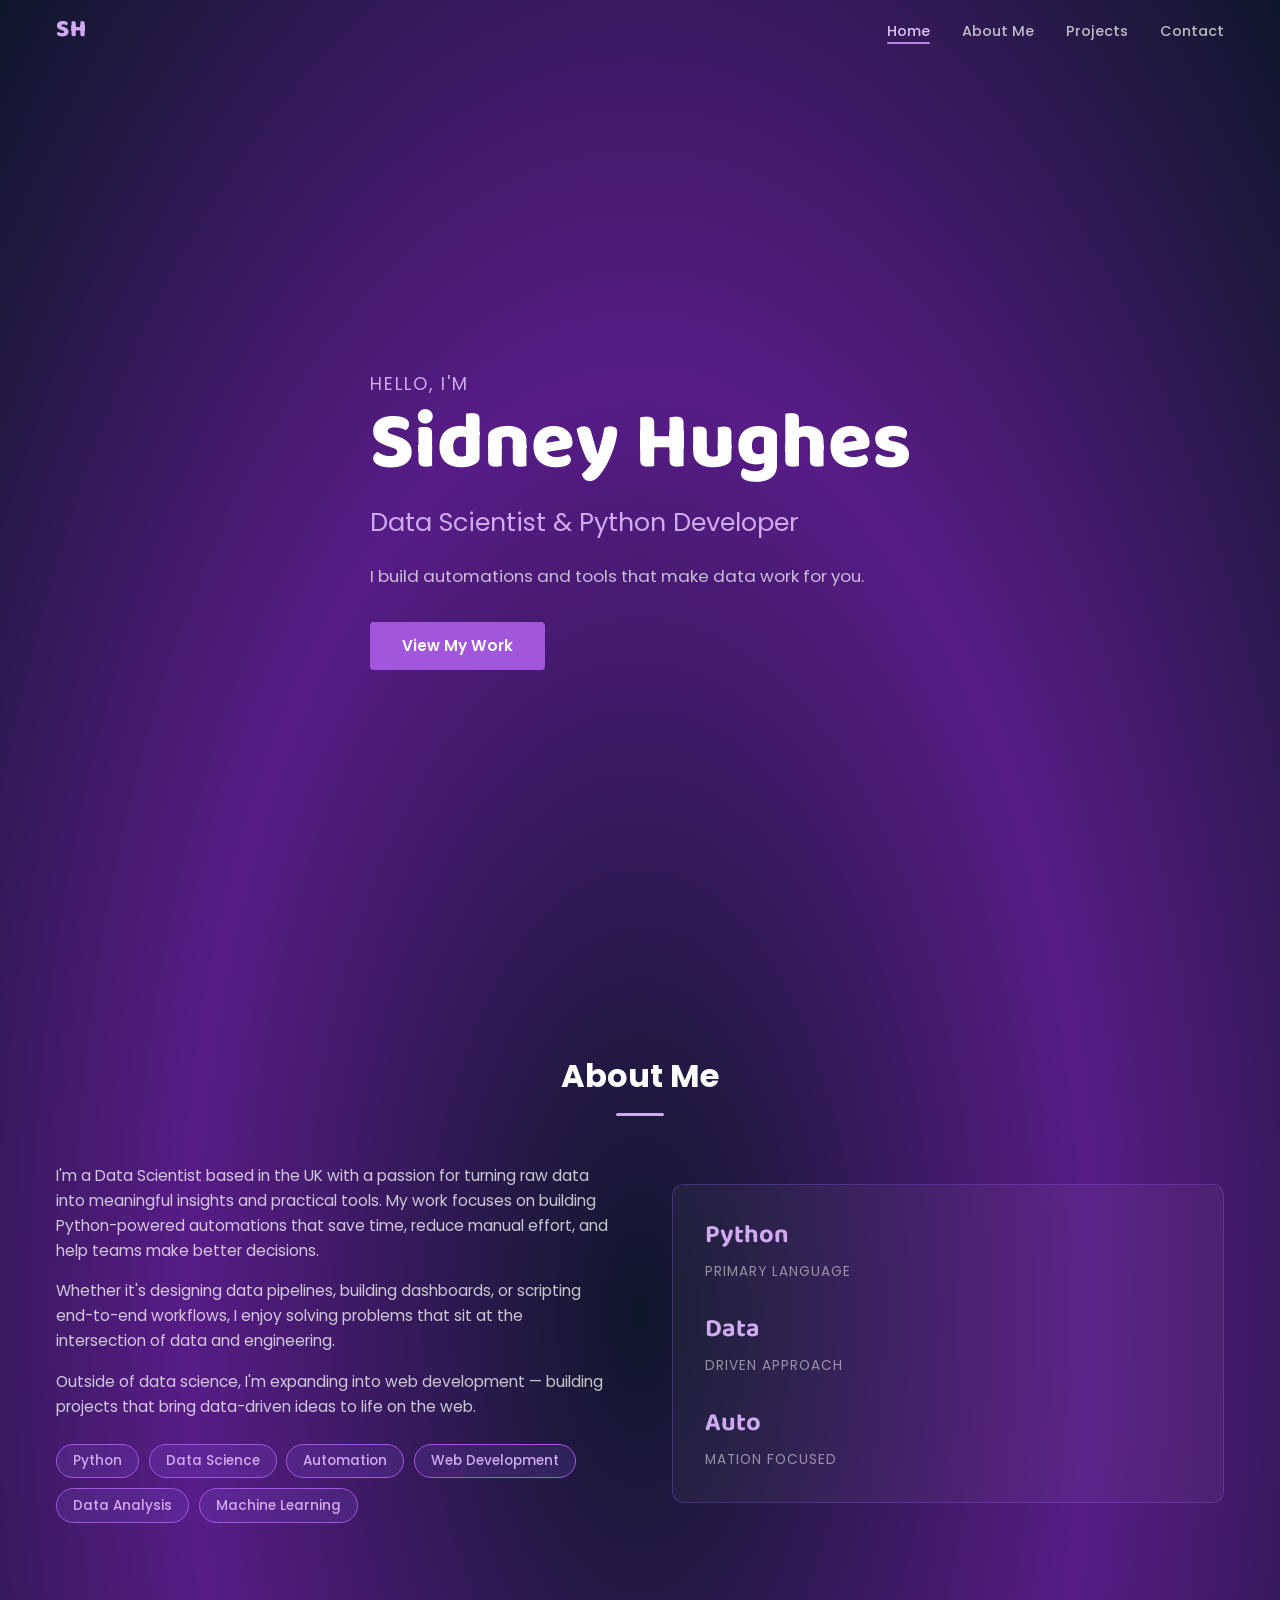
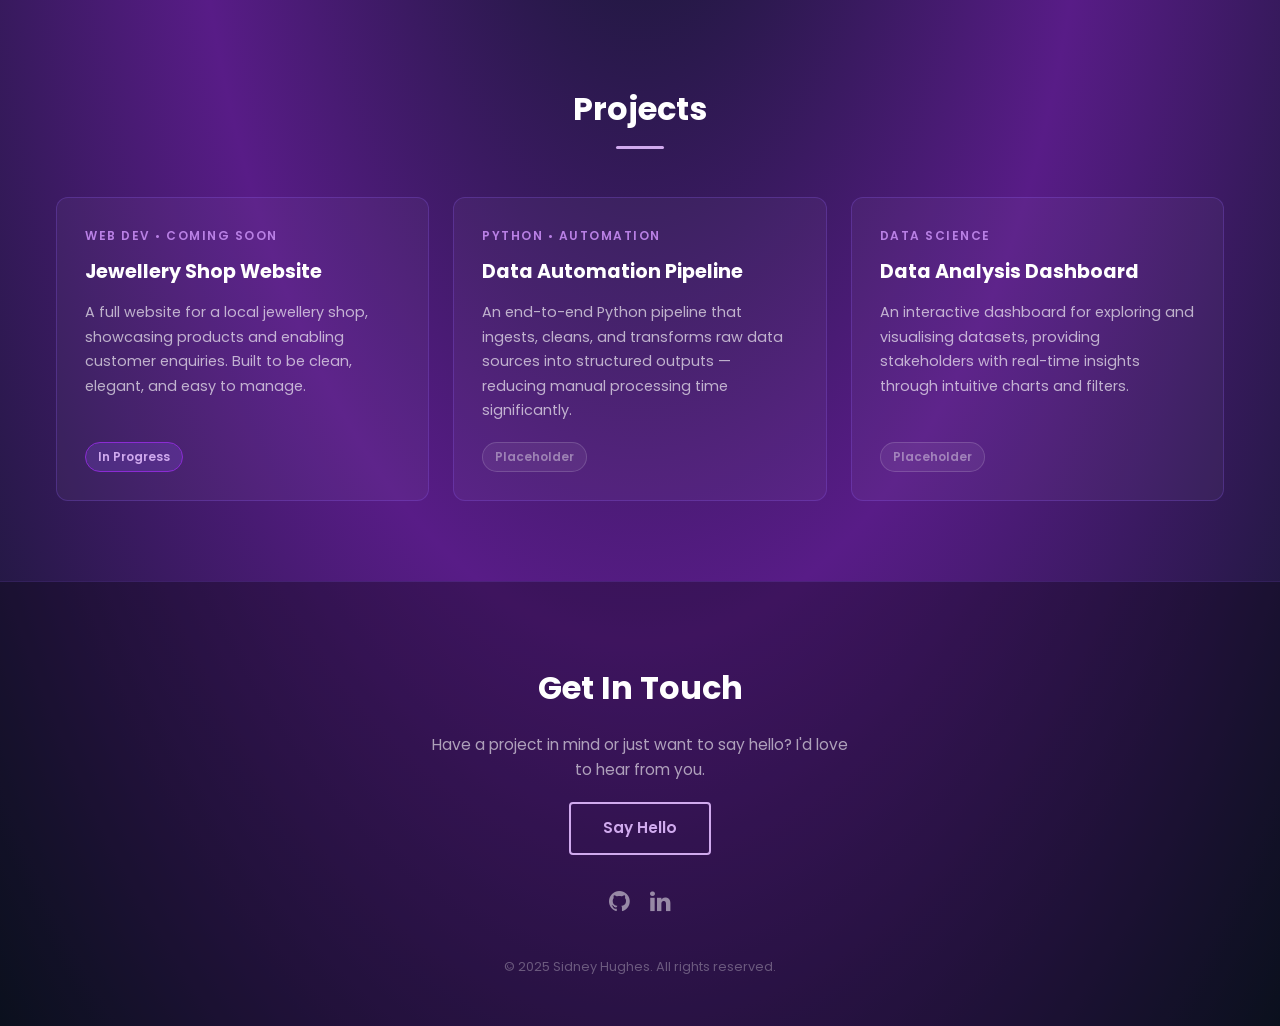
<file: index.html>
<!DOCTYPE html>
<html lang="en">
<head>
    <meta charset="UTF-8">
    <meta name="viewport" content="width=device-width, initial-scale=1.0">
    <link rel="stylesheet" href="style.css">
    <link rel="preconnect" href="https://fonts.googleapis.com">
    <link rel="preconnect" href="https://fonts.gstatic.com" crossorigin>
    <link href="https://fonts.googleapis.com/css2?family=Baloo+Tamma+2:wght@400..800&family=Poppins:ital,wght@0,100;0,200;0,300;0,400;0,500;0,600;0,700;0,800;0,900;1,100;1,200;1,300;1,400;1,500;1,600;1,700;1,800;1,900&display=swap" rel="stylesheet">
    <link rel="stylesheet" href="https://cdnjs.cloudflare.com/ajax/libs/font-awesome/4.7.0/css/font-awesome.min.css">
    <title>Sidney Hughes Portfolio</title>
</head>
<body>
    <header class="site-header" id="site-header">
        <div class="container">
            <div class="site-header__wrapper">
                <a href="#hero" class="nav-logo">SH</a>
                <nav class="topnav" id="topnav">
                    <ul>
                        <li><a href="#hero" data-section="hero">Home</a></li>
                        <li><a href="#about" data-section="about">About Me</a></li>
                        <li><a href="#projects" data-section="projects">Projects</a></li>
                        <li><a href="#contact" data-section="contact">Contact</a></li>
                    </ul>
                </nav>
                <svg
                id="menu-toggle"
                width="50"
                height="50"
                viewBox="0 0 32 42"
                xmlns="http://www.w3.org/2000/svg"
                aria-label="Toggle menu"
                role="button"
                >
                    <g transform="matrix(1,0,0,1,-389.5,-264.004)">
                    <g id="arrow_left2">
                        <g transform="matrix(1,0,0,1,0,5)">
                        <path
                            id="top"
                            d="M390,270L420,270L420,270C420,270 420.195,250.19 405,265C389.805,279.81 390,279.967 390,279.967"
                        />
                        </g>
                        <g
                        transform="matrix(1,1.22465e-16,1.22465e-16,-1,0.00024296,564.935)"
                        >
                        <path
                            id="bottom"
                            d="M390,270L420,270L420,270C420,270 420.195,250.19 405,265C389.805,279.81 390,279.967 390,279.967"
                        />
                        </g>
                        <path id="middle" d="M390,284.967L420,284.967" />
                    </g>
                    </g>
                </svg>
            </div>
        </div>
    </header>
    <main>
        
        <section id="hero">
            <div class="container hero__content">
                <p class="hero__greeting">Hello, I'm</p>
                <h1 class="hero__name">Sidney Hughes</h1>
                <h2 class="hero__role">Data Scientist &amp; Python Developer</h2>
                <p class="hero__tagline">I build automations and tools that make data work for you.</p>
                <a href="#projects" class="btn">View My Work</a>
            </div>
        </section>

        <section id="about">
            <div class="container">
                <h2 class="section-title">About Me</h2>
                <div class="about__grid">
                    <div class="about__text">
                        <p>I'm a Data Scientist based in the UK with a passion for turning raw data into meaningful insights and practical tools. My work focuses on building Python-powered automations that save time, reduce manual effort, and help teams make better decisions.</p>
                        <p>Whether it's designing data pipelines, building dashboards, or scripting end-to-end workflows, I enjoy solving problems that sit at the intersection of data and engineering.</p>
                        <p>Outside of data science, I'm expanding into web development — building projects that bring data-driven ideas to life on the web.</p>
                        <div class="skills">
                            <span class="skill-tag">Python</span>
                            <span class="skill-tag">Data Science</span>
                            <span class="skill-tag">Automation</span>
                            <span class="skill-tag">Web Development</span>
                            <span class="skill-tag">Data Analysis</span>
                            <span class="skill-tag">Machine Learning</span>
                        </div>
                    </div>
                    <div class="about__visual">
                        <div class="about__card">
                            <div class="about__stat">
                                <span class="stat-number">Python</span>
                                <span class="stat-label">Primary Language</span>
                            </div>
                            <div class="about__stat">
                                <span class="stat-number">Data</span>
                                <span class="stat-label">Driven Approach</span>
                            </div>
                            <div class="about__stat">
                                <span class="stat-number">Auto</span>
                                <span class="stat-label">mation Focused</span>
                            </div>
                        </div>
                    </div>
                </div>
            </div>
        </section>
        
        <section id="projects">
            <div class="container">
                <h2 class="section-title">Projects</h2>
                <div class="projects__grid">
                    <a class="project-card" href="project.html?id=jewellery-shop">
                        <div class="project-card__tag">Web Dev &bull; Coming Soon</div>
                        <h3 class="project-card__title">Jewellery Shop Website</h3>
                        <p class="project-card__desc">A full website for a local jewellery shop, showcasing products and enabling customer enquiries. Built to be clean, elegant, and easy to manage.</p>
                        <div class="project-card__footer">
                            <span class="project-card__status project-card__status--soon">In Progress</span>
                        </div>
                    </a>
                    <a class="project-card" href="project.html?id=automation-pipeline">
                        <div class="project-card__tag">Python &bull; Automation</div>
                        <h3 class="project-card__title">Data Automation Pipeline</h3>
                        <p class="project-card__desc">An end-to-end Python pipeline that ingests, cleans, and transforms raw data sources into structured outputs — reducing manual processing time significantly.</p>
                        <div class="project-card__footer">
                            <span class="project-card__status project-card__status--placeholder">Placeholder</span>
                        </div>
                    </a>
                    <a class="project-card" href="project.html?id=data-dashboard">
                        <div class="project-card__tag">Data Science</div>
                        <h3 class="project-card__title">Data Analysis Dashboard</h3>
                        <p class="project-card__desc">An interactive dashboard for exploring and visualising datasets, providing stakeholders with real-time insights through intuitive charts and filters.</p>
                        <div class="project-card__footer">
                            <span class="project-card__status project-card__status--placeholder">Placeholder</span>
                        </div>
                    </a>
                </div>
            </div>
        </section>
    </main>

    <footer id="contact">
        <div class="container footer__inner">
            <h2 class="footer__title">Get In Touch</h2>
            <p class="footer__subtitle">Have a project in mind or just want to say hello? I'd love to hear from you.</p>
            <a href="mailto:your@email.com" class="btn btn--outline">Say Hello</a>
            <div class="footer__socials">
                <a href="#" aria-label="GitHub"><i class="fa fa-github"></i></a>
                <a href="#" aria-label="LinkedIn"><i class="fa fa-linkedin"></i></a>
            </div>
            <p class="footer__copy">&copy; 2025 Sidney Hughes. All rights reserved.</p>
        </div>
    </footer>

    <script>
        // Mobile menu toggle
        const menuToggle = document.getElementById('menu-toggle');
        const topnav = document.getElementById('topnav');

        menuToggle.addEventListener('click', () => {
            menuToggle.classList.toggle('active');
            topnav.classList.toggle('open');
        });

        // Close menu when a nav link is clicked
        topnav.querySelectorAll('a').forEach(link => {
            link.addEventListener('click', () => {
                menuToggle.classList.remove('active');
                topnav.classList.remove('open');
            });
        });

        // Sticky header: add scrolled class for backdrop blur
        const header = document.getElementById('site-header');
        window.addEventListener('scroll', () => {
            header.classList.toggle('scrolled', window.scrollY > 20);
        });

        // Active link highlighting via IntersectionObserver
        const sections = document.querySelectorAll('section[id], footer[id]');
        const navLinks = document.querySelectorAll('.topnav a[data-section]');

        const observer = new IntersectionObserver((entries) => {
            entries.forEach(entry => {
                if (entry.isIntersecting) {
                    navLinks.forEach(link => {
                        link.classList.toggle(
                            'active',
                            link.dataset.section === entry.target.id
                        );
                    });
                }
            });
        }, { rootMargin: '-40% 0px -55% 0px' });

        sections.forEach(s => observer.observe(s));
    </script>
</body>
</html>
</file>
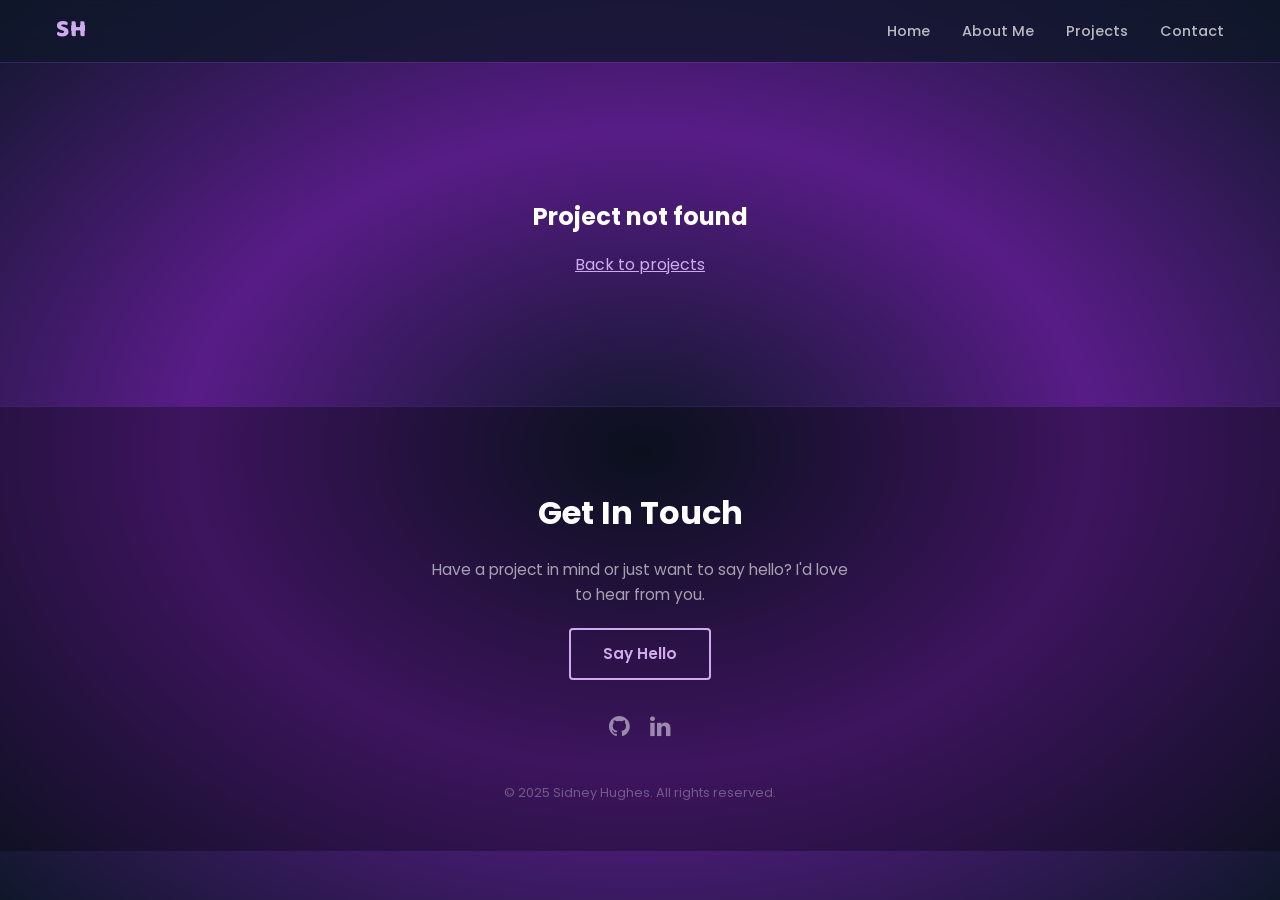
<file: project.html>
<!DOCTYPE html>
<html lang="en">
<head>
    <meta charset="UTF-8">
    <meta name="viewport" content="width=device-width, initial-scale=1.0">
    <link rel="stylesheet" href="style.css">
    <link rel="preconnect" href="https://fonts.googleapis.com">
    <link rel="preconnect" href="https://fonts.gstatic.com" crossorigin>
    <link href="https://fonts.googleapis.com/css2?family=Baloo+Tamma+2:wght@400..800&family=Poppins:ital,wght@0,100;0,200;0,300;0,400;0,500;0,600;0,700;0,800;0,900;1,100;1,200;1,300;1,400;1,500;1,600;1,700;1,800;1,900&display=swap" rel="stylesheet">
    <link rel="stylesheet" href="https://cdnjs.cloudflare.com/ajax/libs/font-awesome/4.7.0/css/font-awesome.min.css">
    <title>Project | Sidney Hughes</title>
</head>
<body>
    <header class="site-header scrolled" id="site-header">
        <div class="container">
            <div class="site-header__wrapper">
                <a href="index.html#hero" class="nav-logo">SH</a>
                <nav class="topnav" id="topnav">
                    <ul>
                        <li><a href="index.html#hero">Home</a></li>
                        <li><a href="index.html#about">About Me</a></li>
                        <li><a href="index.html#projects">Projects</a></li>
                        <li><a href="index.html#contact">Contact</a></li>
                    </ul>
                </nav>
                <svg
                id="menu-toggle"
                width="50"
                height="50"
                viewBox="0 0 32 42"
                xmlns="http://www.w3.org/2000/svg"
                aria-label="Toggle menu"
                role="button"
                >
                    <g transform="matrix(1,0,0,1,-389.5,-264.004)">
                    <g id="arrow_left2">
                        <g transform="matrix(1,0,0,1,0,5)">
                        <path
                            id="top"
                            d="M390,270L420,270L420,270C420,270 420.195,250.19 405,265C389.805,279.81 390,279.967 390,279.967"
                        />
                        </g>
                        <g
                        transform="matrix(1,1.22465e-16,1.22465e-16,-1,0.00024296,564.935)"
                        >
                        <path
                            id="bottom"
                            d="M390,270L420,270L420,270C420,270 420.195,250.19 405,265C389.805,279.81 390,279.967 390,279.967"
                        />
                        </g>
                        <path id="middle" d="M390,284.967L420,284.967" />
                    </g>
                    </g>
                </svg>
            </div>
        </div>
    </header>

    <main class="project-detail">
        <div class="container">
            <a href="index.html#projects" class="back-link">
                <i class="fa fa-arrow-left"></i> Back to Projects
            </a>

            <div class="pd-header">
                <div class="pd-tag" id="pd-tag"></div>
                <h1 class="pd-title" id="pd-title"></h1>
                <p class="pd-subtitle" id="pd-subtitle"></p>
                <div class="pd-meta" id="pd-meta"></div>
            </div>

            <div class="pd-body">
                <div class="pd-main">
                    <section class="pd-section">
                        <h2>Overview</h2>
                        <p id="pd-overview"></p>
                    </section>

                    <section class="pd-section">
                        <h2>The Problem</h2>
                        <p id="pd-problem"></p>
                    </section>

                    <section class="pd-section">
                        <h2>My Approach</h2>
                        <p id="pd-approach"></p>
                    </section>

                    <section class="pd-section">
                        <h2>Key Features</h2>
                        <ul class="pd-list" id="pd-features"></ul>
                    </section>

                    <section class="pd-section">
                        <h2>Outcome</h2>
                        <p id="pd-outcome"></p>
                    </section>
                </div>

                <aside class="pd-sidebar">
                    <div class="pd-sidebar-card">
                        <h3>Tech Stack</h3>
                        <div class="skills" id="pd-stack"></div>
                    </div>
                    <div class="pd-sidebar-card">
                        <h3>Status</h3>
                        <p id="pd-status-text"></p>
                    </div>
                    <div class="pd-sidebar-card" id="pd-links-card">
                        <h3>Links</h3>
                        <div id="pd-links"></div>
                    </div>
                </aside>
            </div>
        </div>
    </main>

    <footer id="contact">
        <div class="container footer__inner">
            <h2 class="footer__title">Get In Touch</h2>
            <p class="footer__subtitle">Have a project in mind or just want to say hello? I'd love to hear from you.</p>
            <a href="mailto:your@email.com" class="btn btn--outline">Say Hello</a>
            <div class="footer__socials">
                <a href="#" aria-label="GitHub"><i class="fa fa-github"></i></a>
                <a href="#" aria-label="LinkedIn"><i class="fa fa-linkedin"></i></a>
            </div>
            <p class="footer__copy">&copy; 2025 Sidney Hughes. All rights reserved.</p>
        </div>
    </footer>

    <script>
        // Mobile menu
        const menuToggle = document.getElementById('menu-toggle');
        const topnav = document.getElementById('topnav');
        menuToggle.addEventListener('click', () => {
            menuToggle.classList.toggle('active');
            topnav.classList.toggle('open');
        });
        topnav.querySelectorAll('a').forEach(link => {
            link.addEventListener('click', () => {
                menuToggle.classList.remove('active');
                topnav.classList.remove('open');
            });
        });
    </script>
    <script>
        const projects = {
            'jewellery-shop': {
                tag: 'Web Dev · Coming Soon',
                title: 'Jewellery Shop Website',
                subtitle: 'A clean, elegant website for a local jewellery business.',
                meta: [
                    { label: 'Type', value: 'Client Project' },
                    { label: 'Timeline', value: '2025' },
                    { label: 'Role', value: 'Solo Developer' },
                ],
                overview: 'A full website for a local jewellery shop, designed to showcase their product range, tell the brand story, and make it easy for customers to get in touch or place enquiries.',
                problem: 'The shop had no online presence, meaning potential customers had no way to discover them outside of word of mouth. They needed a professional, easy-to-navigate site that reflected the quality and elegance of their products.',
                approach: 'Built with clean HTML, CSS, and JavaScript — keeping the stack simple for easy handover and maintenance. The design prioritises high-quality product photography and a calm, luxurious aesthetic in line with the brand.',
                features: [
                    'Product showcase gallery with category filtering',
                    'About the brand / story section',
                    'Customer enquiry form',
                    'Fully responsive for mobile and desktop',
                    'Accessible, semantic HTML structure',
                ],
                outcome: 'Project currently in progress. The goal is a live site that gives the shop a credible, attractive online presence and drives customer enquiries.',
                stack: ['HTML', 'CSS', 'JavaScript'],
                status: 'In Progress — expected completion 2025.',
                links: [],
            },
            'automation-pipeline': {
                tag: 'Python · Automation',
                title: 'Data Automation Pipeline',
                subtitle: 'End-to-end Python pipeline for ingesting, cleaning, and transforming raw data.',
                meta: [
                    { label: 'Type', value: 'Personal / Work Project' },
                    { label: 'Timeline', value: 'Placeholder' },
                    { label: 'Role', value: 'Data Engineer' },
                ],
                overview: 'A placeholder project. Replace this with a real description of your automation pipeline once the project is underway.',
                problem: 'Placeholder — describe the data problem this pipeline solves. What manual process does it replace? What data sources does it handle?',
                approach: 'Placeholder — outline the technical approach. How is data ingested? What transformation steps are involved? How is output delivered?',
                features: [
                    'Automated data ingestion from multiple sources',
                    'Cleaning and normalisation steps',
                    'Scheduled execution via cron / task scheduler',
                    'Error logging and alerting',
                    'Output to structured format (CSV / database / API)',
                ],
                outcome: 'Placeholder — describe the impact. Time saved, errors reduced, stakeholder benefit.',
                stack: ['Python', 'Pandas', 'SQL', 'Cron'],
                status: 'Placeholder — update when project begins.',
                links: [],
            },
            'data-dashboard': {
                tag: 'Data Science',
                title: 'Data Analysis Dashboard',
                subtitle: 'An interactive dashboard for exploring and visualising datasets in real time.',
                meta: [
                    { label: 'Type', value: 'Personal / Work Project' },
                    { label: 'Timeline', value: 'Placeholder' },
                    { label: 'Role', value: 'Data Scientist' },
                ],
                overview: 'A placeholder project. Replace this with a real description of your dashboard once the project is underway.',
                problem: 'Placeholder — describe the problem. What data needed to be visualised? Who are the stakeholders and what decisions does the dashboard support?',
                approach: 'Placeholder — describe how the dashboard was built. What data sources feed into it? What visualisation library or tool was used?',
                features: [
                    'Interactive charts with filtering and drill-down',
                    'Real-time or scheduled data refresh',
                    'Key metric summary cards',
                    'Exportable reports',
                    'Responsive layout for different screen sizes',
                ],
                outcome: 'Placeholder — describe the outcome. How did it improve decision-making or reporting?',
                stack: ['Python', 'Plotly / Dash', 'Pandas', 'SQL'],
                status: 'Placeholder — update when project begins.',
                links: [],
            },
        };

        const id = new URLSearchParams(window.location.search).get('id');
        const project = projects[id];

        if (!project) {
            document.querySelector('.project-detail').innerHTML =
                '<div class="container" style="padding: 8rem 0; text-align:center; color: rgba(255,255,255,0.6)"><h2 style="color:#fff">Project not found</h2><p style="margin-top:1rem"><a href="index.html#projects" style="color:hsl(274,66%,80%)">Back to projects</a></p></div>';
        } else {
            document.title = project.title + ' | Sidney Hughes';
            document.getElementById('pd-tag').textContent = project.tag;
            document.getElementById('pd-title').textContent = project.title;
            document.getElementById('pd-subtitle').textContent = project.subtitle;
            document.getElementById('pd-overview').textContent = project.overview;
            document.getElementById('pd-problem').textContent = project.problem;
            document.getElementById('pd-approach').textContent = project.approach;
            document.getElementById('pd-outcome').textContent = project.outcome;
            document.getElementById('pd-status-text').textContent = project.status;

            const meta = document.getElementById('pd-meta');
            project.meta.forEach(m => {
                const span = document.createElement('span');
                span.className = 'pd-meta-item';
                span.innerHTML = `<strong>${m.label}:</strong> ${m.value}`;
                meta.appendChild(span);
            });

            const features = document.getElementById('pd-features');
            project.features.forEach(f => {
                const li = document.createElement('li');
                li.textContent = f;
                features.appendChild(li);
            });

            const stack = document.getElementById('pd-stack');
            project.stack.forEach(s => {
                const span = document.createElement('span');
                span.className = 'skill-tag';
                span.textContent = s;
                stack.appendChild(span);
            });

            const linksCard = document.getElementById('pd-links-card');
            const linksContainer = document.getElementById('pd-links');
            if (project.links.length === 0) {
                linksCard.style.display = 'none';
            } else {
                project.links.forEach(l => {
                    const a = document.createElement('a');
                    a.href = l.url;
                    a.textContent = l.label;
                    a.className = 'pd-link';
                    a.target = '_blank';
                    linksContainer.appendChild(a);
                });
            }
        }
    </script>
</body>
</html>
</file>
<file: style.css>
/* ========================================
   RESET & BASE STYLES
   ======================================== */

/* Reset default browser styles */

html{
    box-sizing: border-box;
    font-size: 16px;
    scroll-behavior: smooth;
}

*, *::before, *::after {
    box-sizing: inherit;
}


* {
    margin: 0;
    padding: 0;
}

body {
    font-family: 'Poppins', sans-serif;
    line-height: 1.6;
    /* Improve text rendering */
    -webkit-font-smoothing: antialiased;

    /* background-color: #030637; */
    background-image:radial-gradient(rgb(15, 23, 42), rgb(88, 28, 135), rgb(15, 23, 42));
    min-block-size: 100vb;
    color: rgb(88, 28, 135);
}

/* ========================================
   UTILITY CLASSES
   ======================================== */

/* Add reusable helpers (e.g., text-center, spacing) */

.text-center {
    text-align: center;
}

.mt-2 {
    margin-top: 2rem;
  }

/* ========================================
   LAYOUT STYLES
   ======================================== */

/* Layout containers, sections, grids */

.container {
    max-width: 1200px;
    margin: 0 auto;
    padding: 0 1rem;
}

/* ========================================
   HEADER / NAVIGATION
   ======================================== */

.site-header {
    position: fixed;
    top: 0;
    left: 0;
    right: 0;
    z-index: 100;
    padding: 0.75rem 0;
    transition: background 0.3s ease, backdrop-filter 0.3s ease, box-shadow 0.3s ease;
}

.site-header.scrolled {
    background: rgba(15, 23, 42, 0.75);
    backdrop-filter: blur(12px);
    -webkit-backdrop-filter: blur(12px);
    box-shadow: 0 1px 0 rgba(139, 92, 246, 0.2);
}

/* Push main content down so it doesn't sit under the fixed header */
body {
    padding-top: 70px;
}

.site-header__wrapper {
    display: flex;
    align-items: center;
    justify-content: space-between;
}

/* SH initials logo */
.nav-logo {
    font-family: 'Baloo Tamma 2', sans-serif;
    font-weight: 800;
    font-size: 1.5rem;
    color: hsl(274, 66%, 80%);
    text-decoration: none;
    letter-spacing: 1px;
    transition: color 0.2s ease;
}

.nav-logo:hover {
    color: #fff;
}

/* Desktop nav links */
.topnav ul {
    display: flex;
    list-style: none;
    gap: 2rem;
    align-items: center;
}

.topnav a {
    text-decoration: none;
    color: rgba(255, 255, 255, 0.7);
    font-size: 0.9rem;
    font-weight: 500;
    position: relative;
    padding-bottom: 3px;
    transition: color 0.2s ease;
}

/* Hover underline animation */
.topnav a::after {
    content: '';
    position: absolute;
    bottom: 0;
    left: 0;
    width: 0;
    height: 2px;
    background: hsl(274, 66%, 70%);
    border-radius: 2px;
    transition: width 0.25s ease;
}

.topnav a:hover {
    color: #fff;
}

.topnav a:hover::after,
.topnav a.active::after {
    width: 100%;
}

.topnav a.active {
    color: hsl(274, 66%, 85%);
}

/* Hamburger SVG */
#menu-toggle {
    display: none;
    fill-rule: evenodd;
    clip-rule: evenodd;
    stroke-linecap: round;
    stroke-linejoin: round;
    stroke-miterlimit: 1.5;
    cursor: pointer;
    flex-shrink: 0;
}

#menu-toggle path {
    fill: none;
    stroke: hsl(274, 66%, 80%);
    stroke-width: 2px;
}

#menu-toggle.active #top,
#menu-toggle.active #bottom {
    stroke-dasharray: 75.39;
    stroke-dashoffset: -60;
}

#top,
#bottom {
    stroke-dasharray: 30, 75.39;
    transition: all 0.6s cubic-bezier(0.6, 0.33, 0.67, 1.29);
}

/* Mobile nav */
@media (max-width: 700px) {
    #menu-toggle {
        display: block;
    }

    .topnav {
        position: absolute;
        top: 100%;
        left: 0;
        right: 0;
        background: rgba(15, 23, 42, 0.97);
        backdrop-filter: blur(12px);
        -webkit-backdrop-filter: blur(12px);
        border-bottom: 1px solid rgba(139, 92, 246, 0.2);
        max-height: 0;
        overflow: hidden;
        transition: max-height 0.35s ease, padding 0.35s ease;
        padding: 0 1rem;
    }

    .topnav.open {
        max-height: 300px;
        padding: 1rem;
    }

    .topnav ul {
        flex-direction: column;
        gap: 0;
        align-items: flex-start;
    }

    .topnav ul li {
        width: 100%;
        border-bottom: 1px solid rgba(139, 92, 246, 0.1);
    }

    .topnav ul li:last-child {
        border-bottom: none;
    }

    .topnav a {
        display: block;
        padding: 0.85rem 0;
        font-size: 1rem;
    }
}
/* ========================================
   SHARED SECTION STYLES
   ======================================== */

.section-title {
    font-size: 2rem;
    font-weight: 700;
    color: #fff;
    text-align: center;
    margin-bottom: 3rem;
    position: relative;
}

.section-title::after {
    content: '';
    display: block;
    width: 3rem;
    height: 3px;
    background: hsl(274, 66%, 80%);
    margin: 0.75rem auto 0;
    border-radius: 2px;
}

.btn {
    display: inline-block;
    padding: 0.75rem 2rem;
    background: hsl(274, 66%, 60%);
    color: #fff;
    text-decoration: none;
    border-radius: 4px;
    font-weight: 600;
    font-size: 0.95rem;
    transition: background 0.2s ease, transform 0.2s ease;
}

.btn:hover {
    background: hsl(274, 66%, 70%);
    transform: translateY(-2px);
}

.btn--outline {
    background: transparent;
    border: 2px solid hsl(274, 66%, 80%);
    color: hsl(274, 66%, 80%);
}

.btn--outline:hover {
    background: hsl(274, 66%, 80%);
    color: rgb(15, 23, 42);
}

/* ========================================
HERO SECTION
======================================== */

@keyframes fadeInUp {
    from {
        opacity: 0;
        transform: translateY(24px);
    }
    to {
        opacity: 1;
        transform: translateY(0);
    }
}

#hero {
    min-height: 100vh;
    display: flex;
    align-items: center;
}

.hero__content {
    animation: fadeInUp 0.8s ease both;
}

.hero__greeting {
    font-size: 1.1rem;
    color: hsl(274, 66%, 80%);
    letter-spacing: 2px;
    text-transform: uppercase;
    margin-bottom: 0.5rem;
}

.hero__name {
    font-family: 'Baloo Tamma 2', sans-serif;
    font-size: clamp(2.5rem, 7vw, 5rem);
    font-weight: 800;
    color: #fff;
    line-height: 1.1;
    margin-bottom: 0.5rem;
}

.hero__role {
    font-size: clamp(1.1rem, 3vw, 1.6rem);
    font-weight: 400;
    color: hsl(274, 66%, 80%);
    margin-bottom: 1.25rem;
}

.hero__tagline {
    font-size: 1.05rem;
    color: rgba(255, 255, 255, 0.7);
    max-width: 500px;
    margin-bottom: 2rem;
}


/* ========================================
   ABOUT SECTION
   ======================================== */

#about {
    padding: 5rem 0;
}

.about__grid {
    display: grid;
    grid-template-columns: 1fr 1fr;
    gap: 4rem;
    align-items: center;
}

@media (max-width: 768px) {
    .about__grid {
        grid-template-columns: 1fr;
        gap: 2.5rem;
    }
}

.about__text p {
    color: rgba(255, 255, 255, 0.75);
    margin-bottom: 1rem;
    font-size: 0.97rem;
}

.skills {
    display: flex;
    flex-wrap: wrap;
    gap: 0.6rem;
    margin-top: 1.5rem;
}

.skill-tag {
    padding: 0.35rem 1rem;
    background: rgba(139, 92, 246, 0.15);
    border: 1px solid hsl(274, 66%, 60%);
    color: hsl(274, 66%, 80%);
    border-radius: 999px;
    font-size: 0.85rem;
    font-weight: 500;
}

.about__card {
    background: rgba(255, 255, 255, 0.04);
    border: 1px solid rgba(139, 92, 246, 0.3);
    border-radius: 12px;
    padding: 2rem;
    display: flex;
    flex-direction: column;
    gap: 1.75rem;
}

.about__stat {
    display: flex;
    flex-direction: column;
    gap: 0.2rem;
}

.stat-number {
    font-family: 'Baloo Tamma 2', sans-serif;
    font-size: 1.6rem;
    font-weight: 700;
    color: hsl(274, 66%, 80%);
}

.stat-label {
    font-size: 0.85rem;
    color: rgba(255, 255, 255, 0.5);
    text-transform: uppercase;
    letter-spacing: 1px;
}


/* ========================================
   PROJECTS SECTION
   ======================================== */

#projects {
    padding: 5rem 0;
}

.projects__grid {
    display: grid;
    grid-template-columns: repeat(3, 1fr);
    gap: 1.5rem;
}

@media (max-width: 900px) {
    .projects__grid {
        grid-template-columns: 1fr 1fr;
    }
}

@media (max-width: 600px) {
    .projects__grid {
        grid-template-columns: 1fr;
    }
}

.project-card {
    background: rgba(255, 255, 255, 0.04);
    border: 1px solid rgba(139, 92, 246, 0.25);
    border-radius: 12px;
    padding: 1.75rem;
    display: flex;
    flex-direction: column;
    gap: 0.75rem;
    transition: transform 0.2s ease, border-color 0.2s ease, box-shadow 0.2s ease;
}

.project-card:hover {
    transform: translateY(-4px);
    border-color: hsl(274, 66%, 60%);
    box-shadow: 0 8px 32px rgba(139, 92, 246, 0.2);
}

.project-card__tag {
    font-size: 0.75rem;
    text-transform: uppercase;
    letter-spacing: 1.5px;
    color: hsl(274, 66%, 70%);
    font-weight: 600;
}

.project-card__title {
    font-size: 1.2rem;
    font-weight: 700;
    color: #fff;
}

.project-card__desc {
    font-size: 0.9rem;
    color: rgba(255, 255, 255, 0.65);
    line-height: 1.7;
    flex: 1;
}

.project-card__footer {
    margin-top: 0.5rem;
}

.project-card__status {
    display: inline-block;
    font-size: 0.75rem;
    font-weight: 600;
    padding: 0.25rem 0.75rem;
    border-radius: 999px;
}

.project-card__status--soon {
    background: rgba(139, 92, 246, 0.2);
    color: hsl(274, 66%, 80%);
    border: 1px solid hsl(274, 66%, 50%);
}

.project-card__status--placeholder {
    background: rgba(255, 255, 255, 0.06);
    color: rgba(255, 255, 255, 0.4);
    border: 1px solid rgba(255, 255, 255, 0.15);
}

/* ========================================
   FOOTER / CONTACT SECTION
   ======================================== */

footer {
    padding: 5rem 0 3rem;
    background: rgba(0, 0, 0, 0.3);
    border-top: 1px solid rgba(139, 92, 246, 0.2);
}

.footer__inner {
    text-align: center;
    display: flex;
    flex-direction: column;
    align-items: center;
    gap: 1.25rem;
}

.footer__title {
    font-size: 2rem;
    font-weight: 700;
    color: #fff;
}

.footer__subtitle {
    font-size: 0.97rem;
    color: rgba(255, 255, 255, 0.6);
    max-width: 420px;
}

.footer__socials {
    display: flex;
    gap: 1.25rem;
    margin-top: 0.5rem;
}

.footer__socials a {
    color: rgba(255, 255, 255, 0.5);
    font-size: 1.5rem;
    transition: color 0.2s ease;
    text-decoration: none;
}

.footer__socials a:hover {
    color: hsl(274, 66%, 80%);
}

.footer__copy {
    font-size: 0.8rem;
    color: rgba(255, 255, 255, 0.3);
    margin-top: 1rem;
}

/* ========================================
   PROJECT CARDS — LINK RESET
   ======================================== */

a.project-card {
    text-decoration: none;
    color: inherit;
    cursor: pointer;
}

/* ========================================
   PROJECT DETAIL PAGE
   ======================================== */

.back-link {
    display: inline-flex;
    align-items: center;
    gap: 0.5rem;
    color: hsl(274, 66%, 80%);
    text-decoration: none;
    font-size: 0.9rem;
    margin: 2.5rem 0 2rem;
    transition: opacity 0.2s ease;
}

.back-link:hover {
    opacity: 0.7;
}

.pd-header {
    padding: 2rem 0 3rem;
    border-bottom: 1px solid rgba(139, 92, 246, 0.2);
    margin-bottom: 3rem;
}

.pd-tag {
    font-size: 0.75rem;
    text-transform: uppercase;
    letter-spacing: 1.5px;
    color: hsl(274, 66%, 70%);
    font-weight: 600;
    margin-bottom: 0.75rem;
}

.pd-title {
    font-family: 'Baloo Tamma 2', sans-serif;
    font-size: clamp(2rem, 5vw, 3.5rem);
    font-weight: 800;
    color: #fff;
    line-height: 1.15;
    margin-bottom: 0.75rem;
}

.pd-subtitle {
    font-size: 1.1rem;
    color: rgba(255, 255, 255, 0.65);
    max-width: 640px;
    margin-bottom: 1.5rem;
}

.pd-meta {
    display: flex;
    flex-wrap: wrap;
    gap: 1.5rem;
}

.pd-meta-item {
    font-size: 0.85rem;
    color: rgba(255, 255, 255, 0.5);
}

.pd-meta-item strong {
    color: rgba(255, 255, 255, 0.8);
    font-weight: 600;
}

.pd-body {
    display: grid;
    grid-template-columns: 1fr 300px;
    gap: 3rem;
    padding-bottom: 5rem;
    align-items: start;
}

@media (max-width: 900px) {
    .pd-body {
        grid-template-columns: 1fr;
    }
}

.pd-section {
    margin-bottom: 2.5rem;
}

.pd-section h2 {
    font-size: 1.15rem;
    font-weight: 700;
    color: #fff;
    margin-bottom: 0.75rem;
    padding-bottom: 0.5rem;
    border-bottom: 1px solid rgba(139, 92, 246, 0.2);
}

.pd-section p {
    font-size: 0.95rem;
    color: rgba(255, 255, 255, 0.7);
    line-height: 1.8;
}

.pd-list {
    list-style: none;
    display: flex;
    flex-direction: column;
    gap: 0.6rem;
}

.pd-list li {
    font-size: 0.95rem;
    color: rgba(255, 255, 255, 0.7);
    padding-left: 1.25rem;
    position: relative;
    line-height: 1.6;
}

.pd-list li::before {
    content: '▸';
    position: absolute;
    left: 0;
    color: hsl(274, 66%, 70%);
}

.pd-sidebar {
    display: flex;
    flex-direction: column;
    gap: 1.25rem;
    position: sticky;
    top: 2rem;
}

.pd-sidebar-card {
    background: rgba(255, 255, 255, 0.04);
    border: 1px solid rgba(139, 92, 246, 0.25);
    border-radius: 12px;
    padding: 1.5rem;
}

.pd-sidebar-card h3 {
    font-size: 0.8rem;
    text-transform: uppercase;
    letter-spacing: 1.5px;
    color: rgba(255, 255, 255, 0.4);
    margin-bottom: 1rem;
    font-weight: 600;
}

.pd-sidebar-card p {
    font-size: 0.9rem;
    color: rgba(255, 255, 255, 0.65);
    line-height: 1.6;
}

.pd-link {
    display: inline-flex;
    align-items: center;
    gap: 0.4rem;
    font-size: 0.9rem;
    color: hsl(274, 66%, 80%);
    text-decoration: none;
    margin-bottom: 0.5rem;
}

.pd-link:hover {
    text-decoration: underline;
}
</file>
